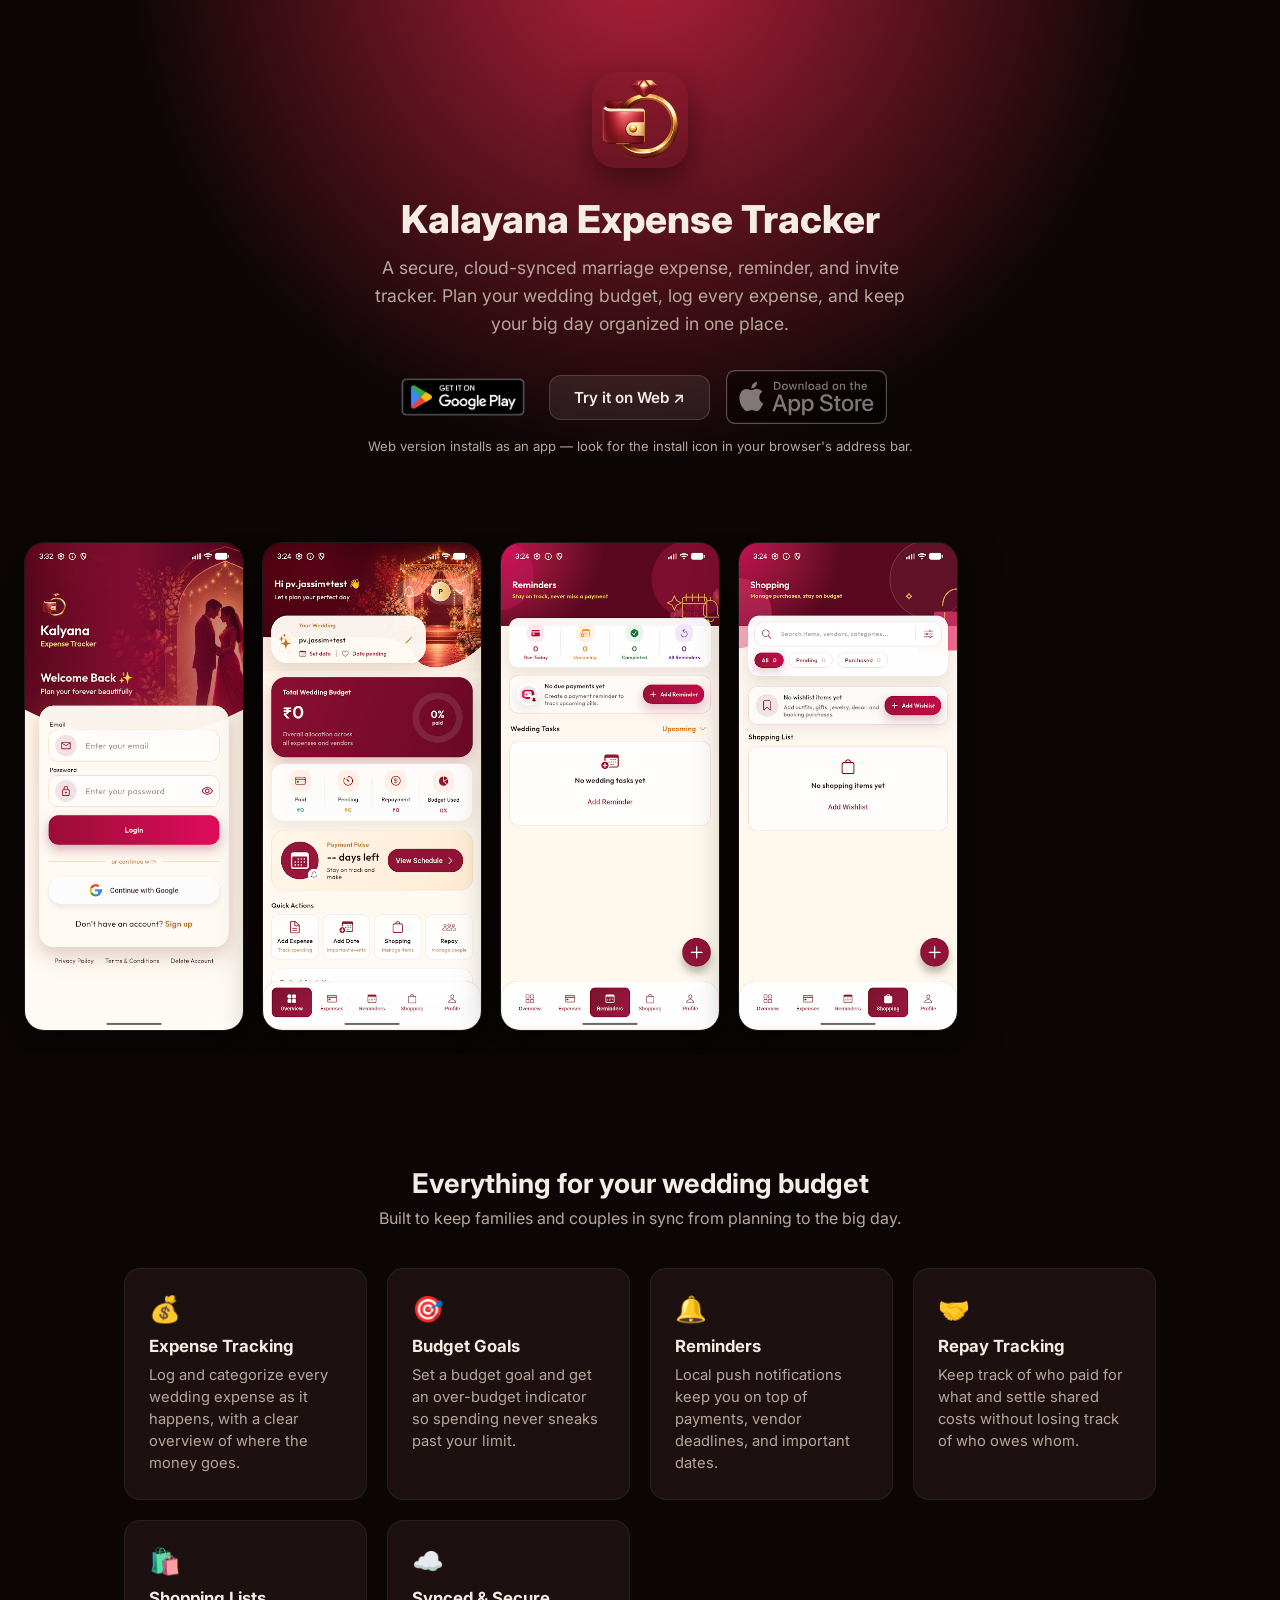
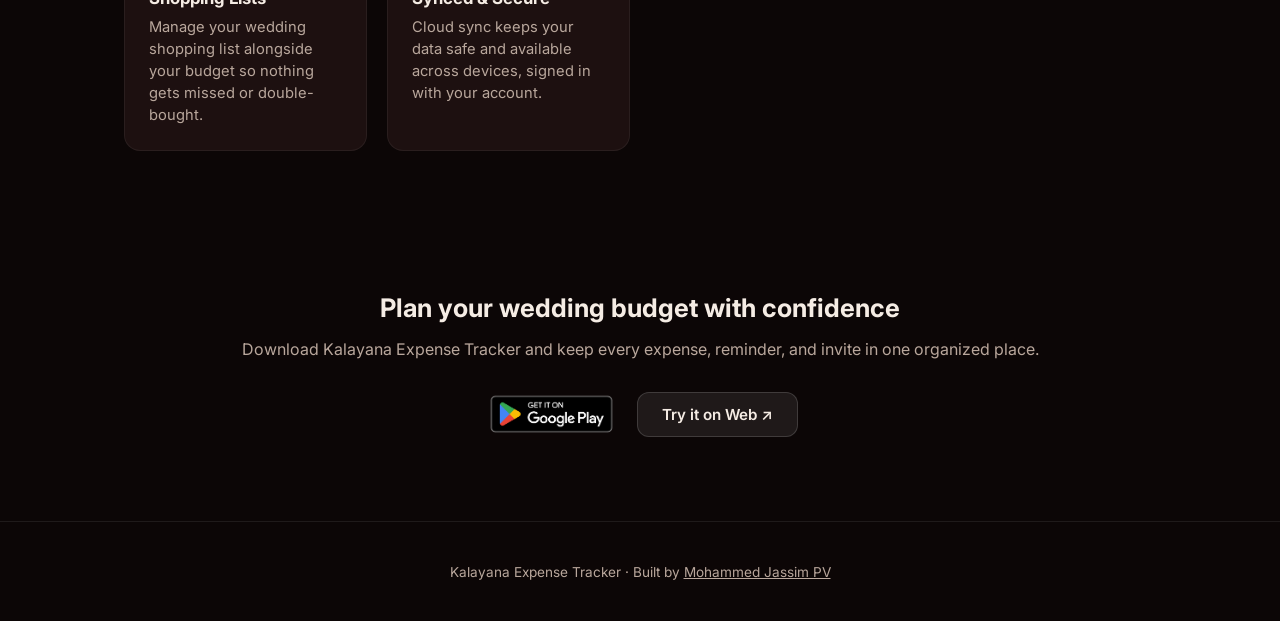
<file: kalayana-expenses/index.html>
<!DOCTYPE html>
<html lang="en">
<head>
<meta charset="utf-8">
<meta name="viewport" content="width=device-width, initial-scale=1">
<title>Kalayana Expense Tracker - Wedding Budget & Reminder App</title>
<meta name="description" content="Kalayana Expense Tracker is a cloud-synced app to plan your wedding budget, track expenses, manage reminders, and keep your guest invites organized in one place.">
<meta property="og:title" content="Kalayana Expense Tracker">
<meta property="og:description" content="Plan your wedding budget, track every expense, and never miss a reminder with Kalayana Expense Tracker.">
<meta property="og:image" content="https://jassimpv.github.io/kalayana-expenses/images/logo.png">
<link rel="icon" href="images/logo.png">
<link href="https://fonts.googleapis.com/css2?family=Inter:wght@400;500;600;700;800&display=swap" rel="stylesheet">
<style>
  :root {
    --bg: #0c0606;
    --bg-alt: #160b0b;
    --card: #1d1010;
    --gold: #e7b65c;
    --maroon: #b3203a;
    --text: #f5ece4;
    --muted: #b9a79c;
  }
  * { box-sizing: border-box; }
  body {
    margin: 0;
    font-family: 'Inter', -apple-system, sans-serif;
    background: var(--bg);
    color: var(--text);
  }
  a { color: inherit; }
  .wrap { max-width: 1080px; margin: 0 auto; padding: 0 24px; }

  header.hero {
    background: radial-gradient(circle at 50% -10%, var(--maroon) 0%, var(--bg) 60%);
    text-align: center;
    padding: 72px 24px 64px;
  }
  .logo {
    width: 96px;
    height: 96px;
    border-radius: 24px;
    box-shadow: 0 12px 32px rgba(0,0,0,0.45);
    margin-bottom: 24px;
  }
  h1 {
    font-size: 2.4rem;
    font-weight: 800;
    margin: 0 0 12px;
  }
  .tagline {
    color: var(--muted);
    font-size: 1.1rem;
    max-width: 560px;
    margin: 0 auto 32px;
    line-height: 1.6;
  }
  .badge-row {
    display: flex;
    justify-content: center;
    align-items: center;
    gap: 16px;
    flex-wrap: wrap;
  }
  .store-badge {
    display: inline-flex;
    align-items: center;
    height: 54px;
    transition: transform 0.15s ease, opacity 0.15s ease;
  }
  .store-badge img { height: 100%; }
  .store-badge:hover { transform: translateY(-2px); }
  .store-badge.disabled {
    opacity: 0.45;
    cursor: default;
    pointer-events: none;
  }
  .btn {
    display: inline-flex;
    align-items: center;
    gap: 8px;
    padding: 12px 24px;
    border-radius: 12px;
    font-weight: 600;
    text-decoration: none;
    font-size: 0.95rem;
    transition: transform 0.15s ease, opacity 0.15s ease;
  }
  .btn:hover { transform: translateY(-2px); }
  .btn-secondary {
    background: rgba(255,255,255,0.08);
    color: var(--text);
    border: 1px solid rgba(255,255,255,0.15);
  }
  .web-hint {
    color: var(--muted);
    font-size: 0.82rem;
    margin: 14px 0 0;
  }

  section.screenshots {
    padding: 16px 0 56px;
  }
  .shot-scroller {
    display: flex;
    gap: 18px;
    overflow-x: auto;
    padding: 8px 24px 24px;
    scroll-snap-type: x mandatory;
    -webkit-overflow-scrolling: touch;
  }
  .shot-scroller img {
    flex: 0 0 auto;
    width: 220px;
    border-radius: 20px;
    border: 1px solid rgba(255,255,255,0.08);
    box-shadow: 0 16px 40px rgba(0,0,0,0.5);
    scroll-snap-align: center;
  }
  @media (max-width: 600px) {
    .shot-scroller img { width: 70vw; }
  }

  section.features {
    padding: 56px 24px;
  }
  .section-title {
    text-align: center;
    font-size: 1.7rem;
    font-weight: 700;
    margin-bottom: 8px;
  }
  .section-sub {
    text-align: center;
    color: var(--muted);
    margin-bottom: 40px;
  }
  .grid {
    display: grid;
    grid-template-columns: repeat(auto-fit, minmax(230px, 1fr));
    gap: 20px;
  }
  .card {
    background: var(--card);
    border: 1px solid rgba(255,255,255,0.06);
    border-radius: 16px;
    padding: 24px;
  }
  .card .icon {
    font-size: 1.6rem;
    margin-bottom: 12px;
    display: inline-block;
  }
  .card h3 {
    margin: 0 0 8px;
    font-size: 1.05rem;
  }
  .card p {
    margin: 0;
    color: var(--muted);
    font-size: 0.92rem;
    line-height: 1.5;
  }

  section.cta {
    text-align: center;
    padding: 64px 24px 80px;
  }
  section.cta h2 {
    font-size: 1.6rem;
    margin-bottom: 12px;
  }
  section.cta p {
    color: var(--muted);
    margin-bottom: 28px;
  }

  footer {
    border-top: 1px solid rgba(255,255,255,0.08);
    padding: 28px 24px;
    text-align: center;
    color: var(--muted);
    font-size: 0.85rem;
  }
  footer a { text-decoration: underline; }

  @media (max-width: 480px) {
    header.hero { padding: 56px 16px 40px; }
    h1 { font-size: 1.9rem; }
    .tagline { font-size: 1rem; }
    .btn { padding: 11px 18px; font-size: 0.9rem; }
    section.features, section.cta { padding-left: 16px; padding-right: 16px; }
  }
</style>
</head>
<body>

<header class="hero">
  <div class="wrap">
    <img src="images/logo.png" alt="Kalayana Expense Tracker logo" class="logo">
    <h1>Kalayana Expense Tracker</h1>
    <p class="tagline">
      A secure, cloud-synced marriage expense, reminder, and invite tracker.
      Plan your wedding budget, log every expense, and keep your big day organized in one place.
    </p>
    <div class="badge-row">
      <a class="store-badge" href="https://play.google.com/store/apps/details?id=com.fueltech.kalyana_tracker">
        <img src="images/google-play-badge.png" alt="Get it on Google Play">
      </a>
      <a class="btn btn-secondary" href="https://expense-tracker-20653.web.app" target="_blank" rel="noopener">Try it on Web ↗</a>
      <span class="store-badge disabled" title="iOS · Coming Soon">
        <img src="images/app-store-badge.svg" alt="Download on the App Store (coming soon)">
      </span>
    </div>
    <p class="web-hint">Web version installs as an app &mdash; look for the install icon in your browser's address bar.</p>
  </div>
</header>

<section class="screenshots">
  <div class="shot-scroller">
    <img src="images/screenshot-login.png" alt="Kalayana Expense Tracker login screen" loading="lazy">
    <img src="images/screenshot-overview.png" alt="Kalayana Expense Tracker wedding budget overview" loading="lazy">
    <!-- <img src="images/screenshot-add-expense.png" alt="Kalayana Expense Tracker add expense screen" loading="lazy"> -->
    <img src="images/screenshot-reminders.png" alt="Kalayana Expense Tracker reminders screen" loading="lazy">
    <img src="images/screenshot-shopping.png" alt="Kalayana Expense Tracker shopping list screen" loading="lazy">
  </div>
</section>

<section class="features" id="features">
  <div class="wrap">
    <div class="section-title">Everything for your wedding budget</div>
    <div class="section-sub">Built to keep families and couples in sync from planning to the big day.</div>
    <div class="grid">
      <div class="card">
        <span class="icon">💰</span>
        <h3>Expense Tracking</h3>
        <p>Log and categorize every wedding expense as it happens, with a clear overview of where the money goes.</p>
      </div>
      <div class="card">
        <span class="icon">🎯</span>
        <h3>Budget Goals</h3>
        <p>Set a budget goal and get an over-budget indicator so spending never sneaks past your limit.</p>
      </div>
      <div class="card">
        <span class="icon">🔔</span>
        <h3>Reminders</h3>
        <p>Local push notifications keep you on top of payments, vendor deadlines, and important dates.</p>
      </div>
      <div class="card">
        <span class="icon">🤝</span>
        <h3>Repay Tracking</h3>
        <p>Keep track of who paid for what and settle shared costs without losing track of who owes whom.</p>
      </div>
      <div class="card">
        <span class="icon">🛍️</span>
        <h3>Shopping Lists</h3>
        <p>Manage your wedding shopping list alongside your budget so nothing gets missed or double-bought.</p>
      </div>
      <div class="card">
        <span class="icon">☁️</span>
        <h3>Synced & Secure</h3>
        <p>Cloud sync keeps your data safe and available across devices, signed in with your account.</p>
      </div>
    </div>
  </div>
</section>

<section class="cta">
  <div class="wrap">
    <h2>Plan your wedding budget with confidence</h2>
    <p>Download Kalayana Expense Tracker and keep every expense, reminder, and invite in one organized place.</p>
    <div class="badge-row">
      <a class="store-badge" href="https://play.google.com/store/apps/details?id=com.fueltech.kalyana_tracker">
        <img src="images/google-play-badge.png" alt="Get it on Google Play">
      </a>
      <a class="btn btn-secondary" href="https://expense-tracker-20653.web.app" target="_blank" rel="noopener">Try it on Web ↗</a>
    </div>
  </div>
</section>

<footer>
  <div class="wrap">
    <p>Kalayana Expense Tracker &middot; Built by <a href="https://jassimpv.github.io">Mohammed Jassim PV</a></p>
  </div>
</footer>

</body>
</html>
</file>
